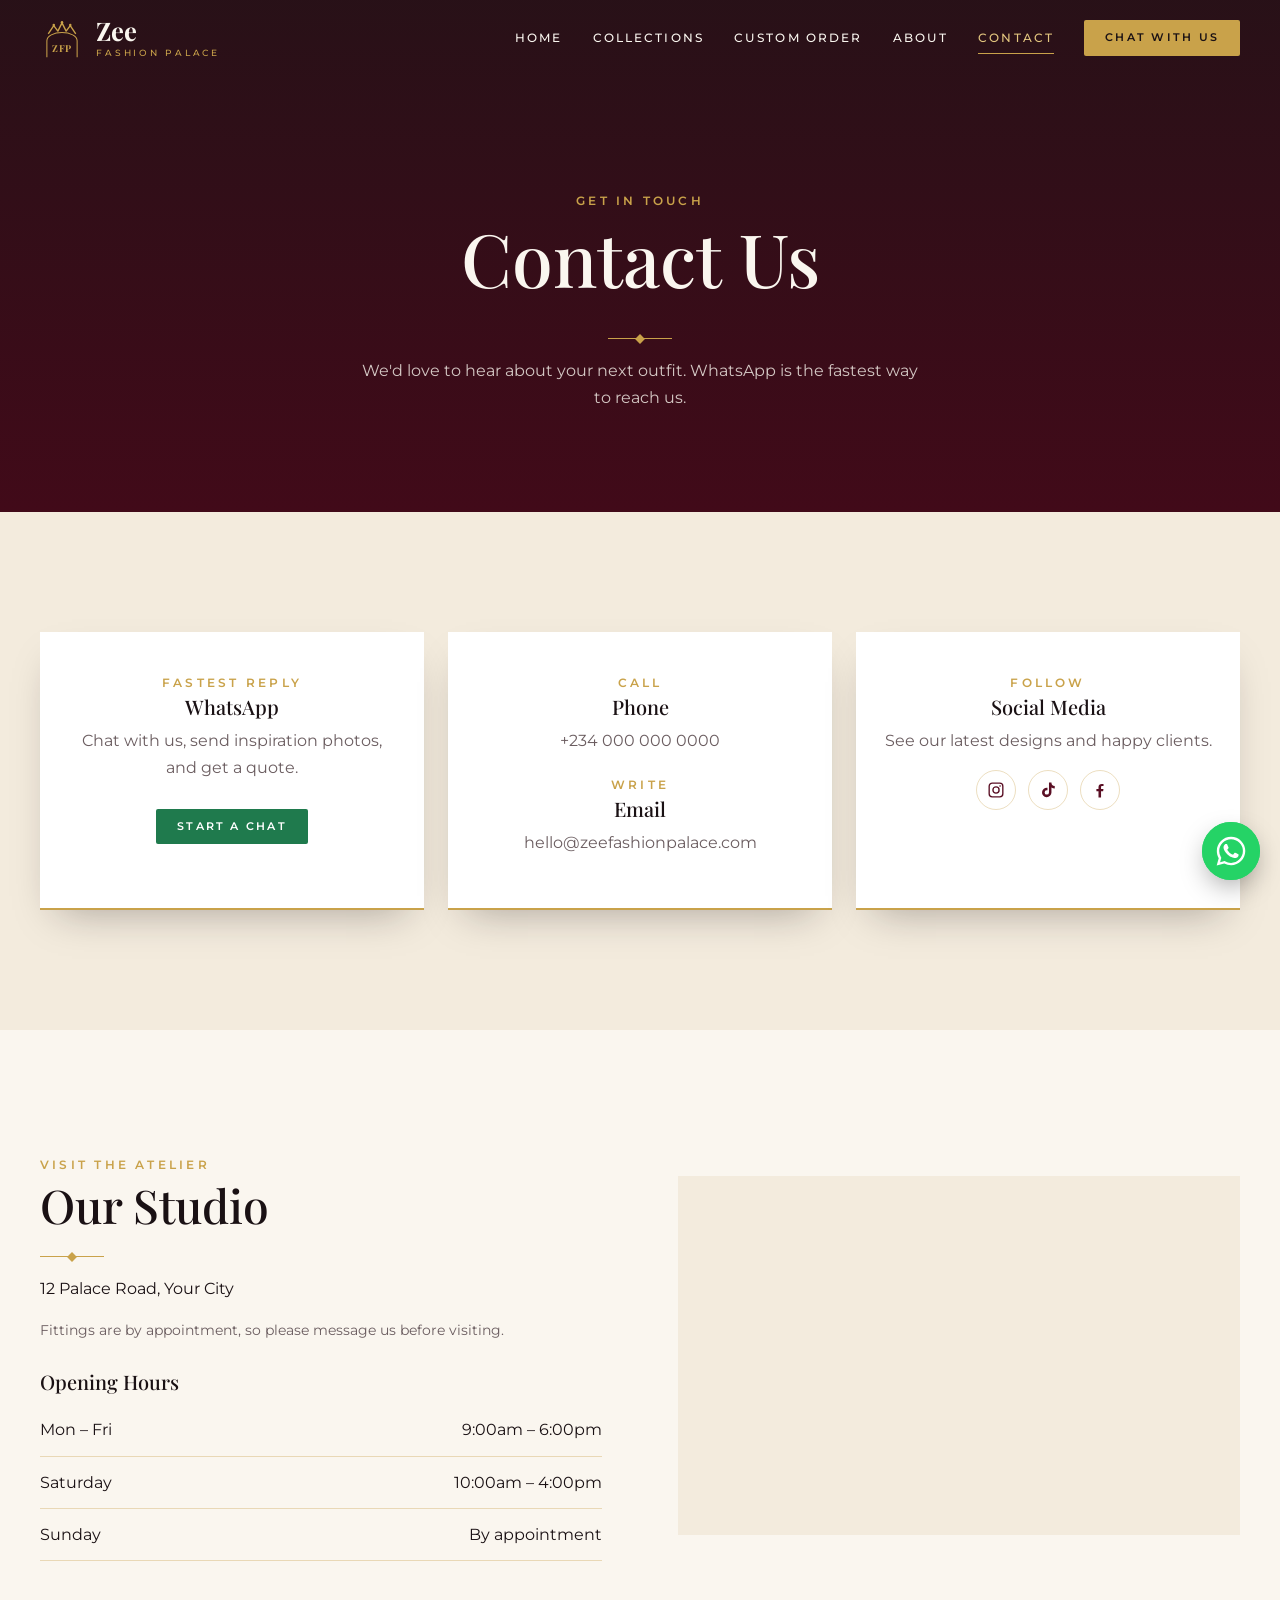
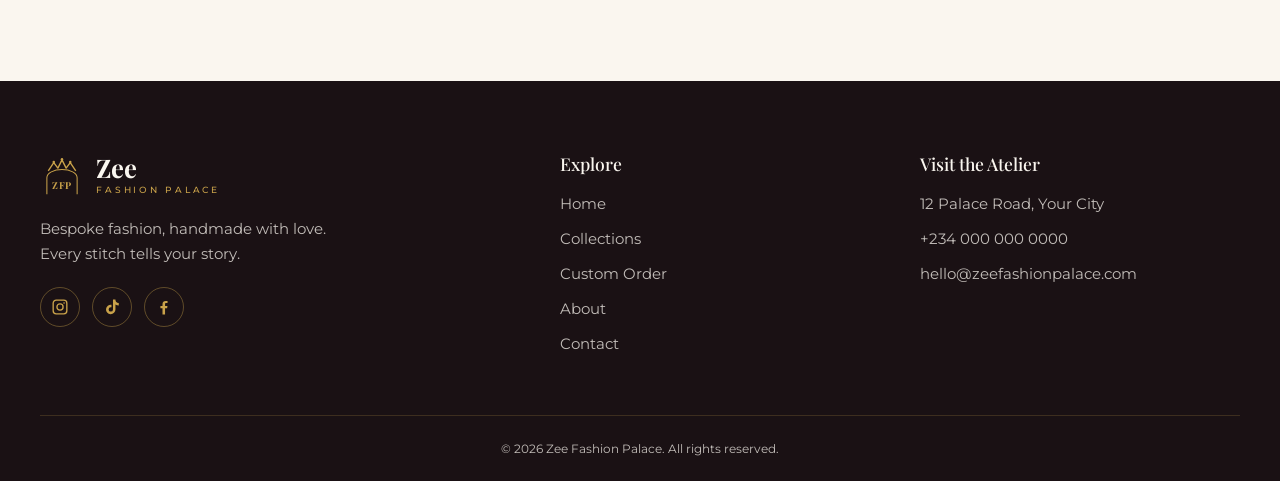
<file: contact.html>
<!DOCTYPE html>
<html lang="en">
<head>
  <meta charset="UTF-8">
  <meta name="viewport" content="width=device-width, initial-scale=1.0">
  <title>Contact | Zee Fashion Palace</title>
  <meta name="description" content="Contact Zee Fashion Palace. Chat on WhatsApp, call, email or visit our studio.">
  <meta name="theme-color" content="#1a1114">
  <link rel="icon" href="images/favicon.svg" type="image/svg+xml">
  <link rel="preconnect" href="https://fonts.googleapis.com">
  <link rel="preconnect" href="https://fonts.gstatic.com" crossorigin>
  <link href="https://fonts.googleapis.com/css2?family=Montserrat:wght@400;500;600&family=Playfair+Display:ital,wght@0,500;0,700;1,500&display=swap" rel="stylesheet">
  <link rel="stylesheet" href="css/style.css">
</head>
<body>
  <header id="site-header"></header>

  <main>
    <section class="page-banner" style="background-image:url('https://images.unsplash.com/photo-1485968579580-b6d095142e6e?auto=format&fit=crop&w=1800&q=70')">
      <div class="container">
        <span class="eyebrow">Get in Touch</span>
        <h1>Contact Us</h1>
        <div class="divider"></div>
        <p>We'd love to hear about your next outfit. WhatsApp is the fastest way to reach us.</p>
      </div>
    </section>

    <section class="section section-cream">
      <div class="container contact-grid">
        <div class="contact-card reveal">
          <span class="eyebrow">Fastest reply</span>
          <h3>WhatsApp</h3>
          <p>Chat with us, send inspiration photos, and get a quote.</p>
          <a class="btn btn-whatsapp btn-sm" data-wa="Hello Zee Fashion Palace! I have an enquiry.">Start a Chat</a>
        </div>
        <div class="contact-card reveal reveal-delay-1">
          <span class="eyebrow">Call</span>
          <h3>Phone</h3>
          <p><a data-site="phone" href="#"></a></p>
          <span class="eyebrow">Write</span>
          <h3>Email</h3>
          <p><a data-site="email" href="#"></a></p>
        </div>
        <div class="contact-card reveal reveal-delay-2">
          <span class="eyebrow">Follow</span>
          <h3>Social Media</h3>
          <p>See our latest designs and happy clients.</p>
          <div class="socials" data-site="socials"></div>
        </div>
      </div>
    </section>

    <section class="section">
      <div class="container split">
        <div class="text-left reveal">
          <span class="eyebrow">Visit the Atelier</span>
          <h2>Our Studio</h2>
          <div class="divider"></div>
          <p data-site="address"></p>
          <p class="small muted">Fittings are by appointment, so please message us before visiting.</p>
          <h3 style="margin-top:28px">Opening Hours</h3>
          <ul class="hours" data-site="hours"></ul>
        </div>
        <div class="map-wrap reveal reveal-delay-1">
          <iframe data-site="map" title="Studio location map" loading="lazy" referrerpolicy="no-referrer-when-downgrade"></iframe>
        </div>
      </div>
    </section>
  </main>

  <footer id="site-footer"></footer>

  <script src="js/config.js"></script>
  <script src="js/products.js"></script>
  <script src="js/main.js"></script>
</body>
</html>
</file>
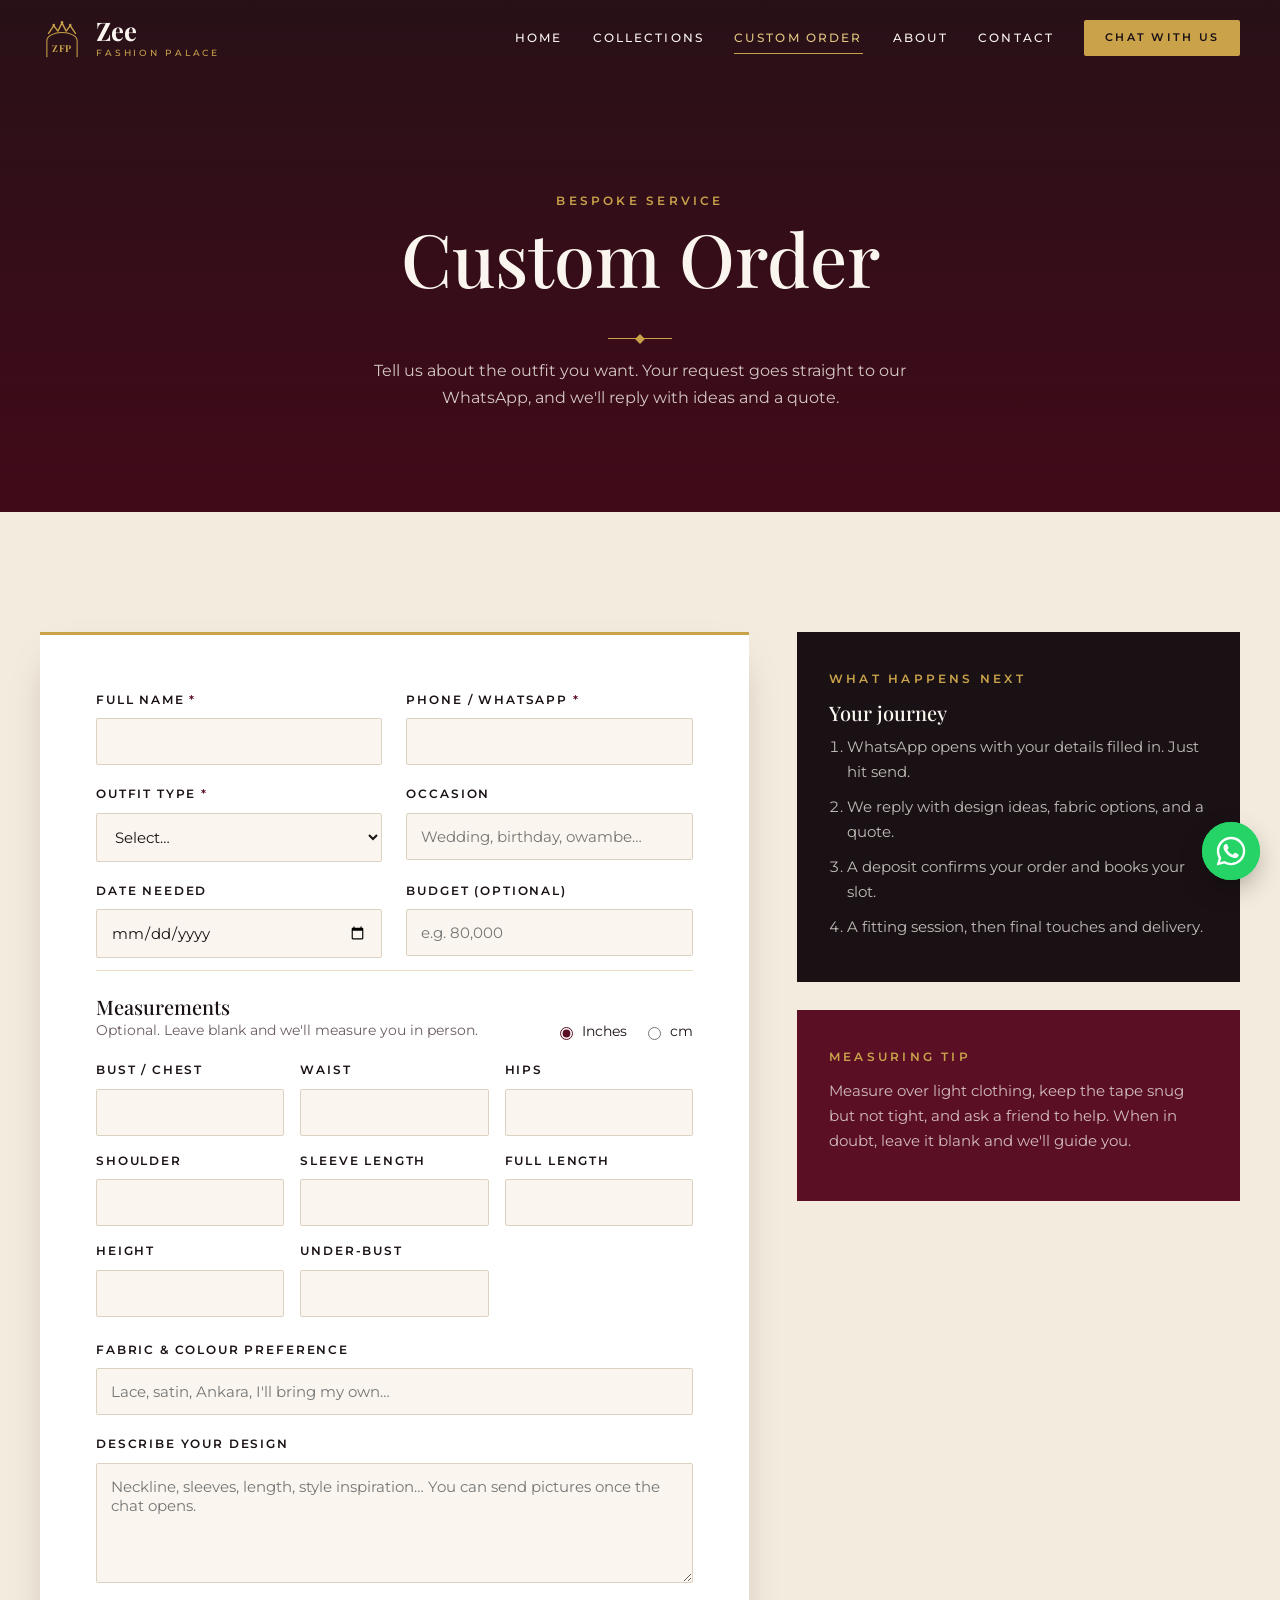
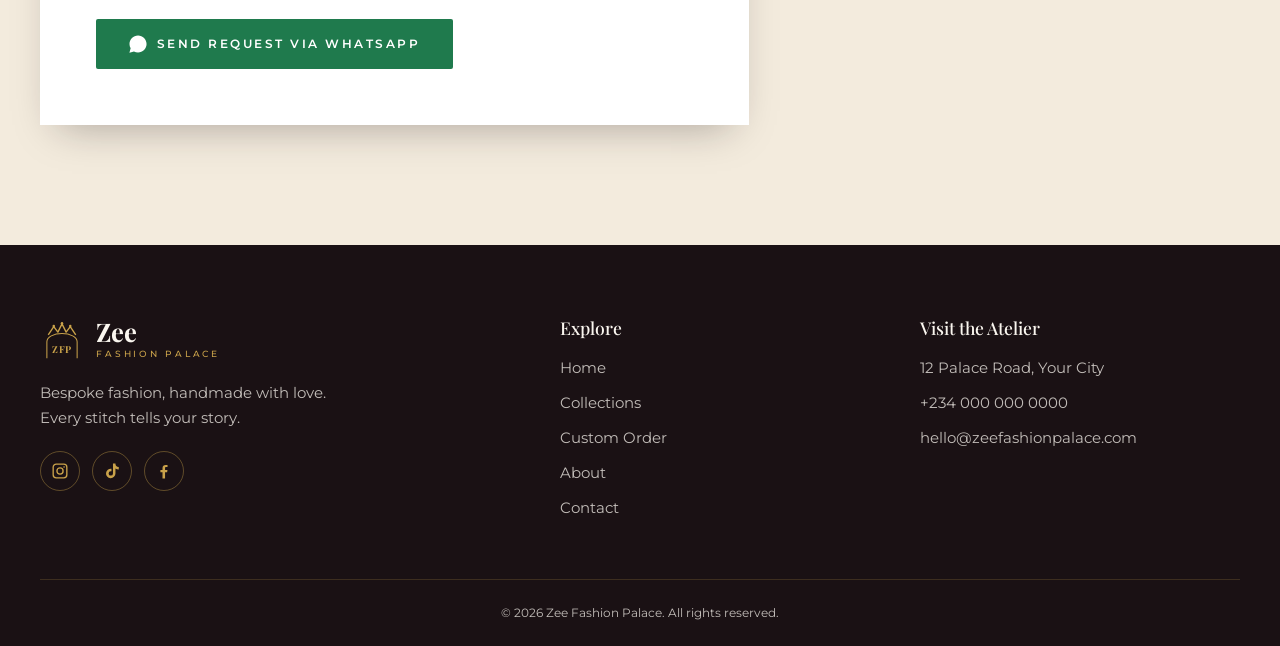
<file: custom-order.html>
<!DOCTYPE html>
<html lang="en">
<head>
  <meta charset="UTF-8">
  <meta name="viewport" content="width=device-width, initial-scale=1.0">
  <title>Custom Order | Zee Fashion Palace</title>
  <meta name="description" content="Request a made-to-measure outfit from Zee Fashion Palace. Send your style, occasion and measurements straight to WhatsApp.">
  <meta name="theme-color" content="#1a1114">
  <link rel="icon" href="images/favicon.svg" type="image/svg+xml">
  <link rel="preconnect" href="https://fonts.googleapis.com">
  <link rel="preconnect" href="https://fonts.gstatic.com" crossorigin>
  <link href="https://fonts.googleapis.com/css2?family=Montserrat:wght@400;500;600&family=Playfair+Display:ital,wght@0,500;0,700;1,500&display=swap" rel="stylesheet">
  <link rel="stylesheet" href="css/style.css">
</head>
<body>
  <header id="site-header"></header>

  <main>
    <section class="page-banner" style="background-image:url('https://images.unsplash.com/photo-1558769132-cb1aea458c5e?auto=format&fit=crop&w=1800&q=70')">
      <div class="container">
        <span class="eyebrow">Bespoke Service</span>
        <h1>Custom Order</h1>
        <div class="divider"></div>
        <p>Tell us about the outfit you want. Your request goes straight to our WhatsApp, and we'll reply with ideas and a quote.</p>
      </div>
    </section>

    <section class="section section-cream">
      <div class="container order-layout">
        <div class="form-card reveal">
          <form id="custom-order-form" novalidate>
            <div class="form-grid">
              <div class="field">
                <label for="name">Full name <span class="req">*</span></label>
                <input id="name" name="name" autocomplete="name" required>
              </div>
              <div class="field">
                <label for="phone">Phone / WhatsApp <span class="req">*</span></label>
                <input id="phone" name="phone" type="tel" autocomplete="tel" required>
              </div>
              <div class="field">
                <label for="outfit">Outfit type <span class="req">*</span></label>
                <select id="outfit" name="outfit" required>
                  <option value="">Select…</option>
                  <option>Bridal gown</option>
                  <option>Evening / Dinner gown</option>
                  <option>Traditional attire</option>
                  <option>Asoebi / Aso-ebi</option>
                  <option>Casual dress / Two-piece</option>
                  <option>Men's suit / Native</option>
                  <option>Children's outfit</option>
                  <option>Alteration / Repair</option>
                  <option>Other</option>
                </select>
              </div>
              <div class="field">
                <label for="occasion">Occasion</label>
                <input id="occasion" name="occasion" placeholder="Wedding, birthday, owambe…">
              </div>
              <div class="field">
                <label for="date">Date needed</label>
                <input id="date" name="date" type="date">
              </div>
              <div class="field">
                <label for="budget">Budget (optional)</label>
                <input id="budget" name="budget" placeholder="e.g. 80,000">
              </div>
            </div>

            <fieldset>
              <div class="fieldset-head">
                <div>
                  <h3>Measurements</h3>
                  <p class="small muted" style="margin:0">Optional. Leave blank and we'll measure you in person.</p>
                </div>
                <div class="unit-toggle" role="radiogroup" aria-label="Unit">
                  <label><input type="radio" name="unit" value="inches" checked> Inches</label>
                  <label><input type="radio" name="unit" value="cm"> cm</label>
                </div>
              </div>
              <div class="measure-grid">
                <div class="field"><label for="m-bust">Bust / Chest</label><input id="m-bust" data-measure="Bust/Chest" inputmode="decimal"></div>
                <div class="field"><label for="m-waist">Waist</label><input id="m-waist" data-measure="Waist" inputmode="decimal"></div>
                <div class="field"><label for="m-hips">Hips</label><input id="m-hips" data-measure="Hips" inputmode="decimal"></div>
                <div class="field"><label for="m-shoulder">Shoulder</label><input id="m-shoulder" data-measure="Shoulder" inputmode="decimal"></div>
                <div class="field"><label for="m-sleeve">Sleeve length</label><input id="m-sleeve" data-measure="Sleeve length" inputmode="decimal"></div>
                <div class="field"><label for="m-length">Full length</label><input id="m-length" data-measure="Full length" inputmode="decimal"></div>
                <div class="field"><label for="m-height">Height</label><input id="m-height" data-measure="Height" inputmode="decimal"></div>
                <div class="field"><label for="m-under">Under-bust</label><input id="m-under" data-measure="Under-bust" inputmode="decimal"></div>
              </div>
            </fieldset>

            <div class="form-grid" style="margin-top:24px">
              <div class="field full">
                <label for="fabric">Fabric &amp; colour preference</label>
                <input id="fabric" name="fabric" placeholder="Lace, satin, Ankara, I'll bring my own…">
              </div>
              <div class="field full">
                <label for="notes">Describe your design</label>
                <textarea id="notes" name="notes" placeholder="Neckline, sleeves, length, style inspiration… You can send pictures once the chat opens."></textarea>
              </div>
            </div>

            <div style="margin-top:28px">
              <button type="submit" class="btn btn-whatsapp">
                <svg viewBox="0 0 24 24" aria-hidden="true"><path fill="currentColor" d="M12.04.65C5.76.65.65 5.76.65 12.04c0 2 .52 3.97 1.52 5.7L.55 23.65l6.04-1.58a11.37 11.37 0 0 0 5.44 1.39c6.28 0 11.39-5.11 11.39-11.39S18.32.65 12.04.65z"/></svg>
                Send Request via WhatsApp
              </button>
            </div>
          </form>
          <p class="form-success" hidden>WhatsApp is opening with your request. Just press <strong>Send</strong>. Don't forget to attach any inspiration photos!</p>
        </div>

        <aside class="form-aside">
          <div class="aside-card reveal reveal-delay-1">
            <span class="eyebrow">What happens next</span>
            <h3 style="margin-top:10px">Your journey</h3>
            <ol>
              <li>WhatsApp opens with your details filled in. Just hit send.</li>
              <li>We reply with design ideas, fabric options, and a quote.</li>
              <li>A deposit confirms your order and books your slot.</li>
              <li>A fitting session, then final touches and delivery.</li>
            </ol>
          </div>
          <div class="aside-card reveal reveal-delay-2" style="background:var(--burgundy)">
            <span class="eyebrow">Measuring tip</span>
            <p style="margin-top:10px">Measure over light clothing, keep the tape snug but not tight, and ask a friend to help. When in doubt, leave it blank and we'll guide you.</p>
          </div>
        </aside>
      </div>
    </section>
  </main>

  <footer id="site-footer"></footer>

  <script src="js/config.js"></script>
  <script src="js/products.js"></script>
  <script src="js/main.js"></script>
</body>
</html>
</file>
<file: css/style.css>
/* ==========================================================
   Zee Fashion Palace — styles
   ========================================================== */
:root {
  --burgundy: #5a0f24;
  --burgundy-deep: #3d0917;
  --ink: #1a1114;
  --gold: #c9a24a;
  --gold-light: #e3c67f;
  --ivory: #faf6ef;
  --cream: #f3ebdd;
  --muted: #6b5d60;
  --line: rgba(201, 162, 74, 0.35);
  --white: #fff;

  --serif: "Playfair Display", Georgia, serif;
  --sans: "Montserrat", system-ui, -apple-system, sans-serif;

  --radius: 2px;
  --shadow: 0 18px 40px -18px rgba(26, 17, 20, 0.35);
  --ease: cubic-bezier(0.22, 0.61, 0.36, 1);
  --header-h: 76px;
}

*, *::before, *::after { box-sizing: border-box; }
html { scroll-behavior: smooth; }
body {
  margin: 0;
  font-family: var(--sans);
  font-size: 16px;
  line-height: 1.7;
  color: var(--ink);
  background: var(--ivory);
  -webkit-font-smoothing: antialiased;
  overflow-x: hidden;
}
body.no-scroll { overflow: hidden; }
img { max-width: 100%; display: block; }
a { color: inherit; text-decoration: none; }
h1, h2, h3, h4 { font-family: var(--serif); font-weight: 500; line-height: 1.2; margin: 0 0 0.5em; }
h1 { font-size: clamp(2.4rem, 6vw, 4.6rem); }
h2 { font-size: clamp(1.9rem, 4vw, 2.9rem); }
h3 { font-size: 1.25rem; }
p { margin: 0 0 1em; }
.small { font-size: 0.875rem; }
.muted { color: var(--muted); }
:focus-visible { outline: 2px solid var(--gold); outline-offset: 3px; }

.container { width: min(1200px, 100% - 32px); margin-inline: auto; }
.section { padding: clamp(64px, 10vw, 120px) 0; }
.section-dark { background: var(--ink); color: var(--ivory); }
.section-burgundy { background: var(--burgundy); color: var(--ivory); }
.section-cream { background: var(--cream); }

.eyebrow {
  display: inline-block;
  font-size: 0.72rem;
  font-weight: 600;
  letter-spacing: 0.28em;
  text-transform: uppercase;
  color: var(--gold);
}
.section-head { text-align: center; max-width: 640px; margin: 0 auto clamp(40px, 6vw, 64px); }
.section-head p { color: var(--muted); }
.section-dark .section-head p, .section-burgundy .section-head p { color: rgba(250, 246, 239, 0.75); }
.divider {
  width: 64px; height: 1px; background: var(--gold); margin: 18px auto; position: relative;
}
.divider::after {
  content: ""; position: absolute; left: 50%; top: 50%; width: 7px; height: 7px;
  background: var(--gold); transform: translate(-50%, -50%) rotate(45deg);
}
.modal-body .divider, .text-left .divider { margin-left: 0; }

/* ---------- Buttons ---------- */
.btn {
  display: inline-flex; align-items: center; justify-content: center; gap: 10px;
  padding: 15px 32px;
  font: 600 0.78rem/1 var(--sans);
  letter-spacing: 0.2em; text-transform: uppercase;
  border: 1px solid transparent; border-radius: var(--radius);
  cursor: pointer; transition: all 0.3s var(--ease);
}
.btn svg { width: 18px; height: 18px; }
.btn-sm { padding: 11px 20px; font-size: 0.7rem; }
.btn-gold { background: var(--gold); color: var(--ink); }
.btn-gold:hover { background: var(--gold-light); transform: translateY(-2px); }
.btn-burgundy { background: var(--burgundy); color: var(--ivory); }
.btn-burgundy:hover { background: var(--burgundy-deep); transform: translateY(-2px); }
.btn-outline { border-color: currentColor; color: inherit; background: transparent; }
.btn-outline:hover { background: var(--ink); color: var(--ivory); border-color: var(--ink); }
.btn-outline-light { border-color: var(--ivory); color: var(--ivory); }
.btn-outline-light:hover { background: var(--ivory); color: var(--ink); }
.btn-whatsapp { background: #1f7a4d; color: #fff; }
.btn-whatsapp:hover { background: #17603c; transform: translateY(-2px); }
.btn-row { display: flex; flex-wrap: wrap; gap: 14px; }

/* ---------- Header ---------- */
#site-header {
  position: fixed; inset: 0 0 auto; z-index: 50; height: var(--header-h);
  color: var(--ivory);
  transition: background 0.35s var(--ease), box-shadow 0.35s var(--ease), color 0.35s;
}
#site-header.scrolled, body.solid-header #site-header {
  background: rgba(26, 17, 20, 0.96);
  box-shadow: 0 1px 0 var(--line);
}
.nav-wrap { height: 100%; display: flex; align-items: center; justify-content: space-between; }
.logo { display: flex; align-items: center; gap: 12px; color: var(--gold); }
.logo-mark { width: 44px; height: 44px; }
.logo-text {
  font-family: var(--serif); font-size: 1.6rem; font-weight: 700; line-height: 1;
  color: var(--ivory); display: flex; flex-direction: column;
}
.logo-text small {
  font-family: var(--sans); font-size: 0.56rem; font-weight: 500;
  letter-spacing: 0.32em; text-transform: uppercase; color: var(--gold); margin-top: 5px;
}
.main-nav { display: flex; align-items: center; gap: 30px; }
.main-nav a:not(.btn) {
  font-size: 0.74rem; font-weight: 500; letter-spacing: 0.18em; text-transform: uppercase;
  position: relative; padding: 6px 0;
}
.main-nav a:not(.btn)::after {
  content: ""; position: absolute; left: 0; bottom: 0; width: 100%; height: 1px;
  background: var(--gold); transform: scaleX(0); transform-origin: left; transition: transform 0.35s var(--ease);
}
.main-nav a:not(.btn):hover::after, .main-nav a[aria-current="page"]::after { transform: scaleX(1); }
.main-nav a[aria-current="page"] { color: var(--gold-light); }

.nav-toggle {
  display: none; background: none; border: 0; padding: 10px; cursor: pointer;
  flex-direction: column; gap: 6px; z-index: 2;
}
.nav-toggle span { display: block; width: 26px; height: 1.5px; background: var(--ivory); transition: 0.3s var(--ease); }

@media (max-width: 900px) {
  .nav-toggle { display: flex; }
  .main-nav {
    position: fixed; inset: 0; background: var(--ink);
    flex-direction: column; justify-content: center; gap: 28px;
    opacity: 0; visibility: hidden; transition: opacity 0.35s var(--ease), visibility 0.35s;
  }
  .main-nav a:not(.btn) { font-family: var(--serif); font-size: 1.6rem; letter-spacing: 0.04em; text-transform: none; }
  .nav-open .main-nav { opacity: 1; visibility: visible; }
  .nav-open .nav-toggle span:nth-child(1) { transform: translateY(7.5px) rotate(45deg); }
  .nav-open .nav-toggle span:nth-child(2) { opacity: 0; }
  .nav-open .nav-toggle span:nth-child(3) { transform: translateY(-7.5px) rotate(-45deg); }
}

/* ---------- Hero ---------- */
.hero {
  position: relative; min-height: 100svh; display: flex; align-items: center;
  color: var(--ivory); overflow: hidden; padding: calc(var(--header-h) + 40px) 0 80px;
}
.hero-bg { position: absolute; inset: 0; z-index: -2; }
.hero-bg img { width: 100%; height: 100%; object-fit: cover; object-position: center 30%; animation: slowzoom 18s var(--ease) forwards; }
.hero::before {
  content: ""; position: absolute; inset: 0; z-index: -1;
  background: linear-gradient(100deg, rgba(26, 17, 20, 0.92) 0%, rgba(61, 9, 23, 0.72) 45%, rgba(26, 17, 20, 0.2) 100%);
}
.hero-content { max-width: 620px; }
.hero h1 { margin: 16px 0 20px; }
.hero h1 em { font-style: italic; color: var(--gold-light); }
.hero p.lead { font-size: 1.08rem; color: rgba(250, 246, 239, 0.82); max-width: 480px; margin-bottom: 36px; }
.hero-scroll {
  position: absolute; bottom: 28px; left: 50%; transform: translateX(-50%);
  font-size: 0.65rem; letter-spacing: 0.3em; text-transform: uppercase; color: var(--gold);
  display: flex; flex-direction: column; align-items: center; gap: 10px;
}
.hero-scroll::after { content: ""; width: 1px; height: 42px; background: linear-gradient(var(--gold), transparent); animation: drip 2s infinite; }
@keyframes slowzoom { from { transform: scale(1.12); } to { transform: scale(1); } }
@keyframes drip { 0% { transform: scaleY(0); transform-origin: top; } 50% { transform: scaleY(1); transform-origin: top; } 51% { transform-origin: bottom; } 100% { transform: scaleY(0); transform-origin: bottom; } }

/* Page banner (inner pages) */
.page-banner {
  position: relative; color: var(--ivory); text-align: center;
  padding: calc(var(--header-h) + clamp(60px, 10vw, 110px)) 0 clamp(60px, 9vw, 100px);
  background: var(--burgundy) center/cover no-repeat; isolation: isolate;
}
.page-banner::before { content: ""; position: absolute; inset: 0; z-index: -1; background: linear-gradient(rgba(26,17,20,.78), rgba(61,9,23,.85)); }
.page-banner p { color: rgba(250, 246, 239, 0.8); max-width: 560px; margin: 0 auto; }

/* ---------- Product grid ---------- */
.product-grid { display: grid; grid-template-columns: repeat(auto-fill, minmax(min(100%, 260px), 1fr)); gap: clamp(20px, 3vw, 36px); }
.product-card { cursor: pointer; outline: none; }
.product-img { position: relative; overflow: hidden; aspect-ratio: 4 / 5.2; background: var(--cream); }
.product-img img { width: 100%; height: 100%; object-fit: cover; transition: transform 0.9s var(--ease); }
.product-img::after {
  content: "View Details"; position: absolute; left: 16px; right: 16px; bottom: 16px;
  padding: 13px; text-align: center; background: rgba(250, 246, 239, 0.95); color: var(--ink);
  font-size: 0.7rem; font-weight: 600; letter-spacing: 0.22em; text-transform: uppercase;
  transform: translateY(calc(100% + 20px)); transition: transform 0.45s var(--ease);
}
.product-card:hover .product-img img, .product-card:focus-visible .product-img img { transform: scale(1.07); }
.product-card:hover .product-img::after, .product-card:focus-visible .product-img::after { transform: none; }
.product-card:focus-visible .product-img { outline: 2px solid var(--gold); outline-offset: 4px; }
.product-info { padding: 18px 4px 0; text-align: center; }
.product-info h3 { margin: 6px 0 4px; }
.price { font-family: var(--serif); font-style: italic; color: var(--burgundy); margin: 0; }
.empty { grid-column: 1 / -1; text-align: center; color: var(--muted); padding: 40px 0; }
.empty a { color: var(--burgundy); border-bottom: 1px solid var(--gold); }

.filters { display: flex; flex-wrap: wrap; justify-content: center; gap: 10px; margin-bottom: clamp(32px, 5vw, 52px); }
.chip {
  padding: 10px 22px; border: 1px solid var(--line); background: transparent; border-radius: 40px;
  font: 500 0.72rem/1 var(--sans); letter-spacing: 0.16em; text-transform: uppercase; color: var(--ink);
  cursor: pointer; transition: all 0.25s var(--ease);
}
.chip:hover { border-color: var(--burgundy); }
.chip[aria-pressed="true"] { background: var(--burgundy); border-color: var(--burgundy); color: var(--ivory); }

/* ---------- Modal ---------- */
.modal {
  position: fixed; inset: 0; z-index: 100; display: grid; place-items: center; padding: 16px;
  background: rgba(26, 17, 20, 0.8); opacity: 0; visibility: hidden; transition: 0.35s var(--ease);
}
.modal.open { opacity: 1; visibility: visible; }
.modal-box {
  position: relative; width: min(960px, 100%); max-height: calc(100svh - 32px); overflow: auto;
  display: grid; grid-template-columns: 1fr 1fr; background: var(--ivory);
  transform: translateY(24px); transition: transform 0.4s var(--ease);
}
.modal.open .modal-box { transform: none; }
.modal-img img { width: 100%; height: 100%; object-fit: cover; min-height: 320px; }
.modal-body { padding: clamp(28px, 4vw, 52px); display: flex; flex-direction: column; justify-content: center; }
.modal-body .price { font-size: 1.3rem; }
.modal-actions { display: flex; flex-direction: column; gap: 12px; margin-top: 12px; }
.modal-close {
  position: absolute; top: 10px; right: 12px; z-index: 2; width: 42px; height: 42px;
  border: 0; border-radius: 50%; background: rgba(250, 246, 239, 0.9); font-size: 1.8rem; line-height: 1; cursor: pointer;
}
@media (max-width: 720px) {
  .modal-box { grid-template-columns: 1fr; }
  .modal-img img { max-height: 48svh; min-height: 0; }
}

/* ---------- Steps ---------- */
.steps { display: grid; grid-template-columns: repeat(auto-fit, minmax(min(100%, 240px), 1fr)); gap: 24px; counter-reset: step; }
.step { text-align: center; padding: 40px 28px; border: 1px solid var(--line); position: relative; }
.step::before {
  counter-increment: step; content: "0" counter(step);
  display: block; font-family: var(--serif); font-size: 3rem; font-style: italic; color: var(--gold); line-height: 1; margin-bottom: 14px;
}
.section-dark .step p { color: rgba(250, 246, 239, 0.72); }

/* ---------- Split / about ---------- */
.split { display: grid; grid-template-columns: 1fr 1fr; gap: clamp(36px, 6vw, 90px); align-items: center; }
.split-img { position: relative; }
.split-img img { width: 100%; aspect-ratio: 4 / 5; object-fit: cover; }
.split-img::before {
  content: ""; position: absolute; inset: 22px -22px -22px 22px; border: 1px solid var(--gold); z-index: -1;
}
.split.reverse .split-img { order: 2; }
.signature { font-family: var(--serif); font-style: italic; font-size: 1.6rem; color: var(--burgundy); margin-top: 8px; }
@media (max-width: 820px) {
  .split { grid-template-columns: 1fr; }
  .split.reverse .split-img { order: 0; }
  .split-img { margin-right: 22px; }
}

.values { display: grid; grid-template-columns: repeat(auto-fit, minmax(min(100%, 220px), 1fr)); gap: 32px; text-align: center; }
.value-icon { width: 58px; height: 58px; margin: 0 auto 18px; color: var(--gold); }
.value p { color: var(--muted); font-size: 0.94rem; }
.section-dark .value p { color: rgba(250, 246, 239, 0.7); }

.stats { display: grid; grid-template-columns: repeat(auto-fit, minmax(140px, 1fr)); gap: 24px; text-align: center; }
.stat strong { display: block; font-family: var(--serif); font-size: 2.8rem; font-weight: 500; color: var(--gold); line-height: 1.1; }
.stat span { font-size: 0.72rem; letter-spacing: 0.2em; text-transform: uppercase; }

/* ---------- Testimonials ---------- */
.slider { max-width: 760px; margin: 0 auto; text-align: center; display: grid; }
.testimonial { grid-area: 1 / 1; opacity: 0; visibility: hidden; transition: opacity 0.7s var(--ease), visibility 0.7s; }
.testimonial.active { opacity: 1; visibility: visible; }
.testimonial blockquote {
  margin: 0 0 24px; font-family: var(--serif); font-style: italic;
  font-size: clamp(1.25rem, 2.6vw, 1.75rem); line-height: 1.5;
}
.testimonial blockquote::before { content: "\201C"; display: block; font-size: 4rem; line-height: 0.6; color: var(--gold); margin-bottom: 12px; }
.testimonial cite { font-style: normal; font-size: 0.75rem; letter-spacing: 0.24em; text-transform: uppercase; color: var(--gold); }
.slider-dots { display: flex; justify-content: center; gap: 10px; margin-top: 34px; }
.slider-dots button { width: 9px; height: 9px; padding: 0; border-radius: 50%; border: 1px solid var(--gold); background: transparent; cursor: pointer; }
.slider-dots button[aria-current="true"] { background: var(--gold); }

/* ---------- Gallery strip ---------- */
.gallery { display: grid; grid-template-columns: repeat(6, 1fr); }
.gallery a { position: relative; overflow: hidden; aspect-ratio: 1; }
.gallery img { width: 100%; height: 100%; object-fit: cover; transition: transform 0.8s var(--ease), filter 0.5s; }
.gallery a::after {
  content: ""; position: absolute; inset: 0; background: rgba(90, 15, 36, 0.55); opacity: 0; transition: opacity 0.4s;
}
.gallery a:hover img { transform: scale(1.08); }
.gallery a:hover::after { opacity: 1; }
@media (max-width: 720px) { .gallery { grid-template-columns: repeat(3, 1fr); } }

/* ---------- CTA band ---------- */
.cta-band { text-align: center; position: relative; overflow: hidden; }
.cta-band h2 { max-width: 700px; margin-inline: auto; }
.cta-band p { max-width: 520px; margin: 0 auto 32px; color: rgba(250, 246, 239, 0.78); }
.cta-band .btn-row { justify-content: center; }
.pattern-bg {
  background-image:
    radial-gradient(circle at 1px 1px, rgba(201, 162, 74, 0.18) 1px, transparent 0);
  background-size: 22px 22px;
}

/* ---------- Forms ---------- */
.form-card { background: var(--white); padding: clamp(24px, 5vw, 56px); box-shadow: var(--shadow); border-top: 3px solid var(--gold); }
.form-grid { display: grid; grid-template-columns: repeat(2, 1fr); gap: 20px 24px; }
.form-grid .full { grid-column: 1 / -1; }
.measure-grid { display: grid; grid-template-columns: repeat(auto-fill, minmax(min(100%, 150px), 1fr)); gap: 16px; }
@media (max-width: 640px) { .form-grid { grid-template-columns: 1fr; } }
.field label { display: block; font-size: 0.72rem; font-weight: 600; letter-spacing: 0.16em; text-transform: uppercase; margin-bottom: 8px; }
.field label .req { color: var(--burgundy); }
.field input, .field select, .field textarea {
  width: 100%; padding: 13px 14px; font: 400 0.95rem var(--sans); color: var(--ink);
  background: var(--ivory); border: 1px solid #ddd2c2; border-radius: var(--radius); transition: border-color 0.2s, box-shadow 0.2s;
}
.field input:focus, .field select:focus, .field textarea:focus { outline: none; border-color: var(--gold); box-shadow: 0 0 0 3px rgba(201, 162, 74, 0.2); }
.field textarea { min-height: 120px; resize: vertical; }
fieldset { border: 0; padding: 0; margin: 0; }
.fieldset-head { display: flex; flex-wrap: wrap; justify-content: space-between; align-items: end; gap: 12px; margin: 12px 0 18px; padding-top: 24px; border-top: 1px solid var(--line); }
.fieldset-head h3 { margin: 0; }
.unit-toggle { display: flex; gap: 16px; font-size: 0.85rem; }
.unit-toggle label { display: flex; align-items: center; gap: 6px; cursor: pointer; }
.unit-toggle input { accent-color: var(--burgundy); }
.form-success { margin-top: 20px; padding: 16px 18px; background: #eef6f0; border-left: 3px solid #1f7a4d; font-size: 0.92rem; }
.form-aside { display: grid; gap: 28px; align-content: start; }
.aside-card { padding: 32px; background: var(--ink); color: var(--ivory); }
.aside-card p, .aside-card li { color: rgba(250, 246, 239, 0.75); font-size: 0.92rem; }
.aside-card ol { padding-left: 18px; margin: 0; }
.aside-card li { margin-bottom: 10px; }
.order-layout { display: grid; grid-template-columns: 1.6fr 1fr; gap: clamp(28px, 4vw, 48px); align-items: start; }
@media (max-width: 900px) { .order-layout { grid-template-columns: 1fr; } }

/* ---------- Contact ---------- */
.contact-grid { display: grid; grid-template-columns: repeat(auto-fit, minmax(min(100%, 250px), 1fr)); gap: 24px; }
.contact-card { background: var(--white); padding: 36px 28px; text-align: center; border-bottom: 2px solid var(--gold); box-shadow: var(--shadow); }
.contact-card h3 { margin-bottom: 8px; }
.contact-card a:not(.btn), .contact-card p { color: var(--muted); word-break: break-word; }
.contact-card a:not(.btn):hover { color: var(--burgundy); }
.contact-card .btn { margin-top: 12px; }
.contact-card .socials { justify-content: center; }
.contact-card .socials a { color: var(--burgundy); border-color: var(--line); }
.hours { list-style: none; padding: 0; margin: 0; }
.hours li { display: flex; justify-content: space-between; gap: 16px; padding: 12px 0; border-bottom: 1px solid var(--line); }
.map-wrap { aspect-ratio: 16 / 10; background: var(--cream); }
.map-wrap iframe { width: 100%; height: 100%; border: 0; filter: grayscale(0.35) sepia(0.15); }

/* ---------- Footer ---------- */
#site-footer { background: var(--ink); color: rgba(250, 246, 239, 0.75); padding-top: 72px; font-size: 0.92rem; }
.footer-grid { display: grid; grid-template-columns: 1.5fr 1fr 1fr; gap: 40px; padding-bottom: 48px; }
.footer-grid h4 { color: var(--ivory); font-size: 1.1rem; margin-bottom: 18px; }
.footer-grid ul { list-style: none; padding: 0; margin: 0; }
.footer-grid li { margin-bottom: 10px; }
.footer-grid a:hover { color: var(--gold); }
.footer-note { margin: 20px 0; max-width: 320px; }
.footer-bottom { border-top: 1px solid rgba(201, 162, 74, 0.2); padding: 22px 0; font-size: 0.78rem; text-align: center; }
@media (max-width: 760px) { .footer-grid { grid-template-columns: 1fr; } }

.socials { display: flex; gap: 12px; }
.socials a {
  width: 40px; height: 40px; display: grid; place-items: center;
  border: 1px solid rgba(201, 162, 74, 0.4); border-radius: 50%; color: var(--gold); transition: all 0.3s;
}
.socials a:hover { background: var(--gold); color: var(--ink); }
.socials svg { width: 18px; height: 18px; }

/* ---------- Floating WhatsApp ---------- */
.wa-fab {
  position: fixed; right: 20px; bottom: 20px; z-index: 40; width: 58px; height: 58px;
  display: grid; place-items: center; border-radius: 50%;
  background: #25d366; color: #fff; box-shadow: 0 10px 28px -6px rgba(0, 0, 0, 0.4);
  transition: transform 0.3s var(--ease);
}
.wa-fab svg { width: 30px; height: 30px; }
.wa-fab:hover { transform: scale(1.08); }
.wa-fab::before {
  content: ""; position: absolute; inset: 0; border-radius: 50%; border: 2px solid #25d366;
  animation: pulse 2.4s infinite;
}
@keyframes pulse { from { transform: scale(1); opacity: 0.8; } to { transform: scale(1.6); opacity: 0; } }

/* ---------- Reveal ---------- */
.reveal { opacity: 0; transform: translateY(28px); transition: opacity 0.9s var(--ease), transform 0.9s var(--ease); }
.reveal.visible { opacity: 1; transform: none; }
.reveal-delay-1 { transition-delay: 0.12s; }
.reveal-delay-2 { transition-delay: 0.24s; }

@media (prefers-reduced-motion: reduce) {
  *, *::before, *::after { animation: none !important; transition-duration: 0.01ms !important; scroll-behavior: auto !important; }
  .reveal { opacity: 1; transform: none; }
}
</file>
